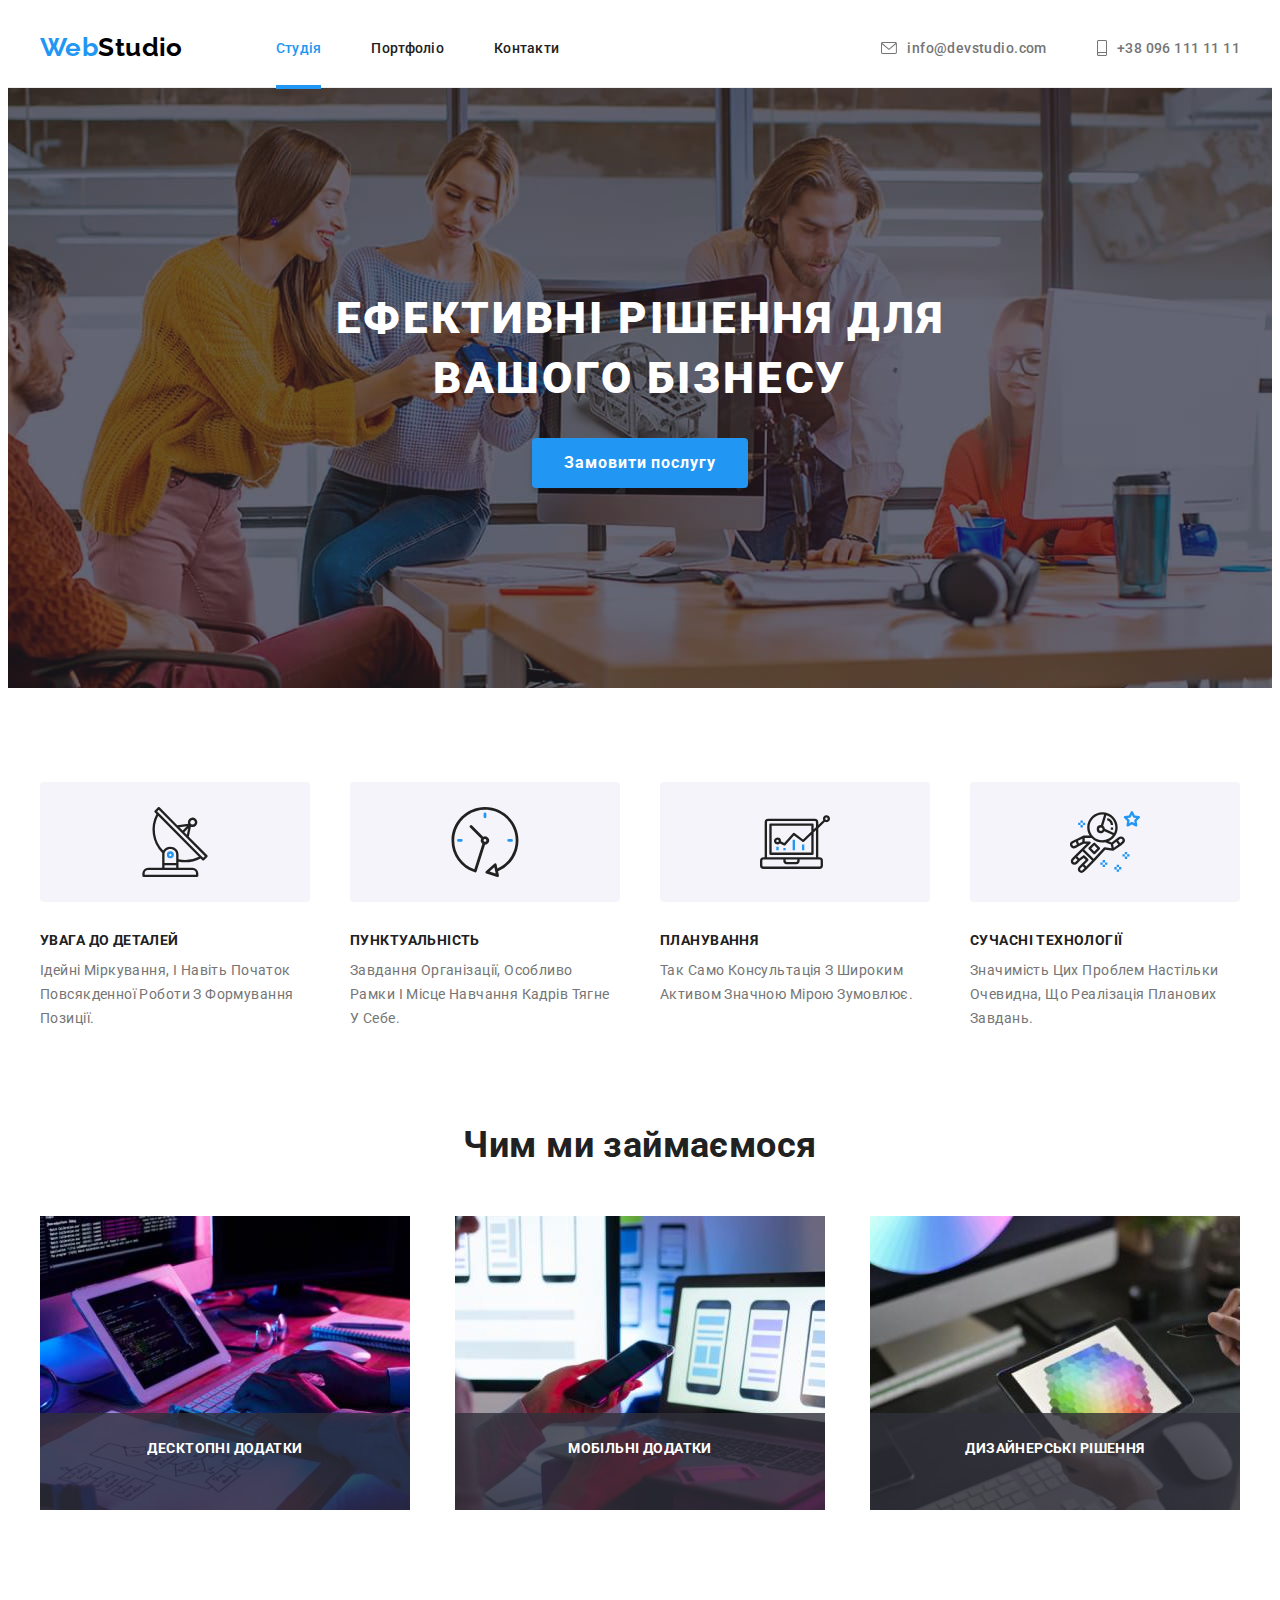
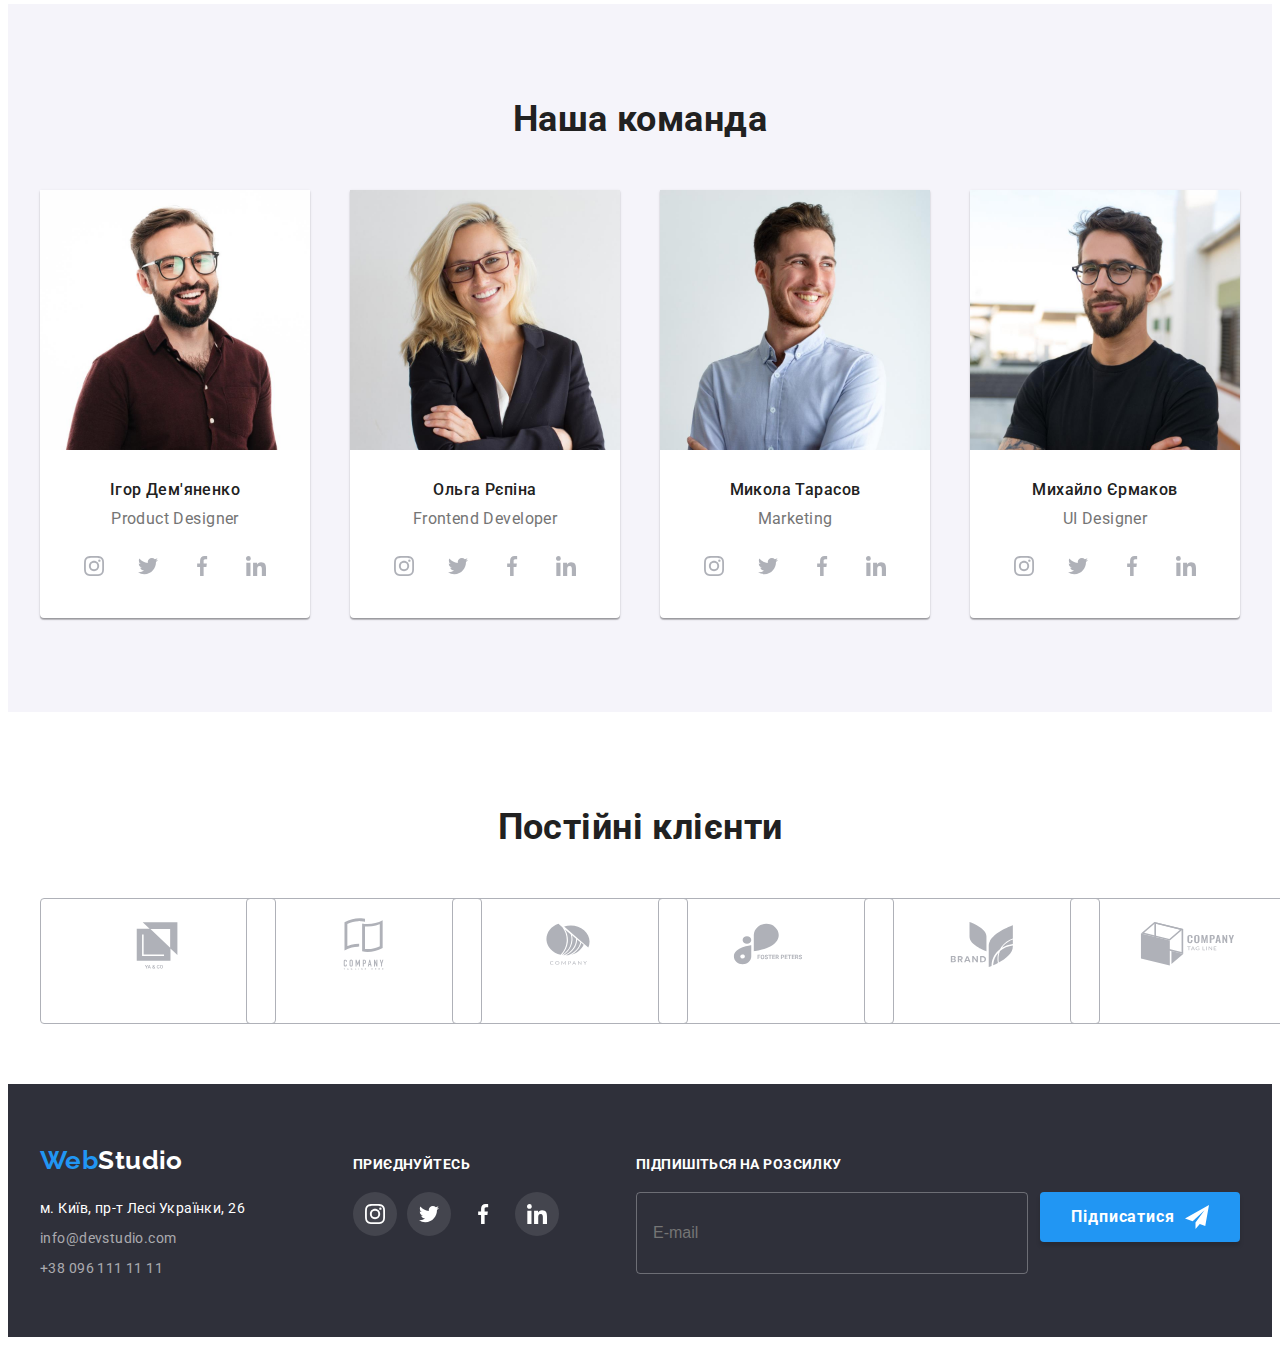
<file: index.html>
<!DOCTYPE html>
<html lang="uk">

<head>
  <meta charset="UTF-8">
  <meta http-equiv="X-UA-Compatible" content="IE=edge">
  <meta name="viewport" content="width=device-width, initial-scale=1.0">
  <meta name="description" content="Рішення для бізнесу в Інтернет">
  <title>Web Studio</title>
  <link rel="preconnect" href="https://fonts.googleapis.com">
  <link rel="preconnect" href="https://fonts.gstatic.com" crossorigin>
  <link href="https://fonts.googleapis.com/css2?family=Raleway:wght@700&family=Roboto:wght@400;500;700;900&display=swap"
    rel="stylesheet">
  <link rel="stylesheet" href="https://cdnjs.cloudflare.com/ajax/libs/modern-normalize/1.1.0/modern-normalize.min.css"
    integrity="sha512-wpPYUAdjBVSE4KJnH1VR1HeZfpl1ub8YT/NKx4PuQ5NmX2tKuGu6U/JRp5y+Y8XG2tV+wKQpNHVUX03MfMFn9Q=="
    crossorigin="anonymous" referrerpolicy="no-referrer">
  <link rel="stylesheet" href="./css/styles.css">
</head>

<body>
  <header class="hdr">
    <div class="container hdr-container">
      <a class="logo-link logo-in-header" href="/"><span class="logo-accent">Web</span>Studio</a>
      <nav class="nav">
        <ul class="hdr-list nav-list">
          <li><a class="nav-list-link current" href="./index.html">Студія</a></li>
          <li><a class="nav-list-link active-link" href="./portfolio.html">Портфоліо</a></li>
          <li><a class="nav-list-link active-link" href="#">Контакти</a></li>
        </ul>
      </nav>

      <ul class="hdr-list">
        <li><a class="contact-list-link active-link" href="mailto:info@devstudio.com">
            <svg width="16" height="12">
              <use href="./images/icons.svg#icon-envelope"></use>
            </svg>info@devstudio.com</a></li>
        <li><a class="contact-list-link active-link" href="tel:+380961111111">
            <svg width="10" height="16">
              <use href="./images/icons.svg#icon-smartphone"></use>
            </svg>
            +38 096 111 11 11</a></li>
      </ul>
    </div>
  </header>

  <main>
    <!-- hero section -->
    <section class="hero">
      <div class="container">
        <h1 class="hero-hdr">Ефективні рішення для<br> вашого бізнесу</h1>
        <button type="button" class="hero-btn" data-modal-open>
          Замовити послугу</button>
      </div>
    </section>

    <!-- Особливості - profile section -->
    <section class="section">
      <div class="container">
        <h2 class="visually-hidden">Особливості</h2>
        <ul class="section-list">
          <li class="attention profile-item">
            <h3 class="profile-title">УВАГА ДО ДЕТАЛЕЙ</h3>
            <p class="profile-description">
              Ідейні міркування, і навіть початок повсякденної роботи з
              формування позиції.
            </p>
          </li>
          <li class="punctuality profile-item">
            <h3 class="profile-title">ПУНКТУАЛЬНІСТЬ</h3>
            <p class="profile-description">
              Завдання організації, особливо рамки і місце навчання кадрів тягне
              у себе.
            </p>
          </li>
          <li class="planning profile-item">
            <h3 class="profile-title">ПЛАНУВАННЯ</h3>
            <p class="profile-description">
              Так само консультація з широким активом значною мірою зумовлює.
            </p>
          </li>
          <li class="technology profile-item">
            <h3 class="profile-title">СУЧАСНІ ТЕХНОЛОГІЇ</h3>
            <p class="profile-description">
              Значимість цих проблем настільки очевидна, що реалізація планових
              завдань.
            </p>
          </li>
        </ul>
      </div>
    </section>

    <!-- Чим ми займаємося - competence section -->
    <section class="competence">
      <div class="container">
        <h2 class="section-h2">Чим ми займаємося</h2>
        <ul class="section-list">
          <li class="competence-list-item">
            <!-- <div class="competence-img-wrap"> -->
            <img src="./images/act1.jpg" alt="Розробка десктопного додатку" width="370">
            <h3 class="competence-title">Десктопні додатки</h3>
            <!-- </div> -->
          </li>
          <li class="competence-list-item">
            <!-- <div class="competence-img-wrap"> -->
            <img src="./images/act2.jpg" alt="Тестування мобільного додатку" width="370">
            <h3 class="competence-title">Мобільні додатки</h3>
          </li>
          <!-- </div> -->
          <li class="competence-list-item">
            <!-- <div class="competence-img-wrap"> -->
            <img src="./images/act3.jpg" alt="Розробка дизайну" width="370">
            <h3 class="competence-title">Дизайнерські рішення</h3>
            <!-- </div> -->
          </li>
        </ul>
      </div>
    </section>

    <!-- Наша команда - team section -->
    <section class="section bg-color-secondary ">
      <div class="container">
        <h2 class="section-h2">Наша команда</h2>
        <ul class="section-list">
          <li class="team-card">
            <img src="./images/tmember1.jpg" alt="член команди 1" width="270">
            <p class="team-card-name">Ігор Дем'яненко</p>
            <p lang="en" class="team-card-description">Product Designer</p>
            <ul class="soc-list team-list">
              <li class="soc-item">
                <a class="soc-link" href="#">
                  <svg class="soc-icon" width="20" height="20">
                    <use href="./images/icons.svg#icon-instagram"></use>
                  </svg>
                </a>
              </li>
              <li class="soc-item">
                <a class="soc-link" href="#"><svg class="soc-icon" width="20" height="20">
                    <use href="./images/icons.svg#icon-twitter"></use>
                  </svg></a>
              </li>
              <li class="soc-item">
                <a class="soc-link" href="#"><svg class="soc-icon" width="20" height="20">
                    <use href="./images/icons.svg#icon-facebook"></use>
                  </svg></a>
              </li>
              <li class="soc-item">
                <a class="soc-link" href="#"><svg class="soc-icon" width="20" height="20">
                    <use href="./images/icons.svg#icon-linkedin"></use>
                  </svg></a>
              </li>
            </ul>
          </li>
          <li class="team-card">
            <img src="./images/tmember2.jpg" alt="член команди 2" width="270">
            <p class="team-card-name">Ольга Рєпіна</p>
            <p lang="en" class="team-card-description">Frontend Developer</p>
            <ul class="soc-list team-list">
              <li class="soc-item">
                <a class="soc-link" href="#">
                  <svg class="soc-icon" width="20" height="20">
                    <use href="./images/icons.svg#icon-instagram"></use>
                  </svg>
                </a>
              </li>
              <li class="soc-item">
                <a class="soc-link" href="#"><svg class="soc-icon" width="20" height="20">
                    <use href="./images/icons.svg#icon-twitter"></use>
                  </svg></a>
              </li>
              <li class="soc-item">
                <a class="soc-link" href="#"><svg class="soc-icon" width="20" height="20">
                    <use href="./images/icons.svg#icon-facebook"></use>
                  </svg></a>
              </li>
              <li class="soc-item">
                <a class="soc-link" href="#"><svg class="soc-icon" width="20" height="20">
                    <use href="./images/icons.svg#icon-linkedin"></use>
                  </svg></a>
              </li>
            </ul>
          </li>
          <li class="team-card">
            <img src="./images/tmember3.jpg" alt="член команди 3" width="270">
            <p class="team-card-name">Микола Тарасов</p>
            <p lang="en" class="team-card-description">Marketing</p>
            <ul class="soc-list team-list">
              <li class="soc-item">
                <a class="soc-link" href="#">
                  <svg class="soc-icon" width="20" height="20">
                    <use href="./images/icons.svg#icon-instagram"></use>
                  </svg>
                </a>
              </li>
              <li class="soc-item">
                <a class="soc-link" href="#"><svg class="soc-icon" width="20" height="20">
                    <use href="./images/icons.svg#icon-twitter"></use>
                  </svg></a>
              </li>
              <li class="soc-item">
                <a class="soc-link" href="#"><svg class="soc-icon" width="20" height="20">
                    <use href="./images/icons.svg#icon-facebook"></use>
                  </svg></a>
              </li>
              <li class="soc-item">
                <a class="soc-link" href="#"><svg class="soc-icon" width="20" height="20">
                    <use href="./images/icons.svg#icon-linkedin"></use>
                  </svg></a>
              </li>
            </ul>
          </li>
          <li class="team-card">
            <img src="./images/tmember4.jpg" alt="член команди 4" width="270">
            <p class="team-card-name">Михайло Єрмаков</p>
            <p lang="en" class="team-card-description">UI Designer</p>
            <ul class="soc-list team-list">
              <li class="soc-item">
                <a class="soc-link" href="#">
                  <svg class="soc-icon" width="20" height="20">
                    <use href="./images/icons.svg#icon-instagram"></use>
                  </svg>
                </a>
              </li>
              <li class="soc-item">
                <a class="soc-link" href="#"><svg class="soc-icon" width="20" height="20">
                    <use href="./images/icons.svg#icon-twitter"></use>
                  </svg></a>
              </li>
              <li class="soc-item">
                <a class="soc-link" href="#"><svg class="soc-icon" width="20" height="20">
                    <use href="./images/icons.svg#icon-facebook"></use>
                  </svg></a>
              </li>
              <li class="soc-item">
                <a class="soc-link" href="#"><svg class="soc-icon" width="20" height="20">
                    <use href="./images/icons.svg#icon-linkedin"></use>
                  </svg></a>
              </li>
            </ul>
          </li>
        </ul>
      </div>
    </section>

    <!-- Постійні клієнти - client section -->
    <section class="section">
      <div class="container">
        <h2 class="section-h2">Постійні клієнти</h2>
        <ul class="section-list">
          <li class="clients-item">
            <a class="client-link" href="#"><svg class="clients-icon">
                <use href="./images/icons.svg#icon-logo-1"></use>
              </svg></a>
          </li>
          <li class="clients-item"><a class="client-link" href="#"><svg class="clients-icon">
                <use href="./images/icons.svg#icon-logo-2"></use>
              </svg></a></li>
          <li class="clients-item"><a class="client-link" href="#"><svg class="clients-icon">
                <use href="./images/icons.svg#icon-logo-3"></use>
              </svg></a></li>
          <li class="clients-item"><a class="client-link" href="#"><svg class="clients-icon">
                <use href="./images/icons.svg#icon-logo-4"></use>
              </svg></a></li>
          <li class="clients-item"><a class="client-link" href="#"><svg class="clients-icon">
                <use href="./images/icons.svg#icon-logo-5"></use>
              </svg></a></li>
          <li class="clients-item"><a class="client-link" href="#"><svg class="clients-icon">
                <use href="./images/icons.svg#icon-logo-6"></use>
              </svg></a></li>
        </ul>
      </div>
    </section>
  </main>

  <!-- footer -->
  <footer class="page-footer">
    <div class="container ftr-container">
      <div>
        <a href="/" class="logo-link in-footer"><span class="logo-accent">Web</span>Studio</a>
        <address class="addr">
          <ul class="addr-list">
            <li class="addr-list-item">
              <a class="on-map-color active-link"
                href="https://www.google.com/maps/place/Lesi+Ukrainky+Blvd,+26,+Kyiv,+Ukraine,+02000/@50.4265807,30.5383858,17z/data=!3m1!4b1!4m5!3m4!1s0x40d4cf0e033ecbe9:0x57a4dffefec77da0!8m2!3d50.4265807!4d30.5383858"
                target="_blank" rel="noopener noreferrer">м. Київ, пр-т Лесі Українки, 26
              </a>
            </li>
            <li class="addr-list-item">
              <a class="remote-color active-link" href="mailto:info@devstudio.com">info@devstudio.com</a>
            </li>
            <li class="addr-list-item">
              <a class="remote-color active-link" href="tel:+380961111111">+38 096 111 11 11</a>
            </li>
          </ul>
        </address>
      </div>

      <div class="ftr-wrap">
        <h3 class="ftr-hdr">приєднуйтесь</h3>
        <ul class="soc-list">
          <li class="soc-item"><a class="soc-link ftr-soc-link" href="#">
              <svg class="ftr-soc-icon" width="20" height="20">
                <use href="./images/icons.svg#icon-instagram"></use>
              </svg>
            </a>
          </li>
          <li class="soc-item">
            <a class="soc-link ftr-soc-link" href="#"><svg class="ftr-soc-icon" width="20" height="20">
                <use href="./images/icons.svg#icon-twitter"></use>
              </svg></a>
          </li>
          <li class="soc-item">
            <a class="soc-link soc-link" href="#"><svg class="ftr-soc-icon" width="20" height="20">
                <use href="./images/icons.svg#icon-facebook"></use>
              </svg></a>
          </li>
          <li class="soc-item">
            <a class="soc-link ftr-soc-link" href="#"><svg class="ftr-soc-icon" width="20" height="20">
                <use href="./images/icons.svg#icon-linkedin"></use>
              </svg></a>
          </li>
        </ul>
      </div>

      <!-- HW6 email input form added to footer -->
      <div class="ftr-wrap">
        <h3 class="ftr-hdr">Підпишіться на розсилку</h3>
        <form>
          <div class="subscription">
            <input type="email" name="email" placeholder="E-mail" aria-label="Електронна пошта" required
              class="email-input" />
            <button type="submit" class="btn-submit">Підписатися
              <svg width="24" height="24">
                <use href="./images/icons.svg#icon-send"></use>
              </svg>
            </button>
          </div>
        </form>
      </div>
    </div>
  </footer>

  <!-- Розмітка  напівпрозорого «бекдропа»  модального вікна. -->
  <!-- Модальне вікно з формою заявки відкривається по натисканню на "Замовити послугу".
      Для цього необхідно додати до розмітки спеціальні атрибути:
      data-modal-open - на кнопку відкриття модального вікна.
      data-modal-close - на кнопку закриття модального вікна.
      data-modal - на бекдроп модального вікна. -->

  <div class="backdrop is-hidden" data-modal>
    <div class="modal">
      <p class="modal-title">Залиште свої дані, ми вам передзвонимо</p>

      <!-- HW6 contact request form -->
      <form name="contact-request-form">
        <label for="requestor-name" class="input-label">Ім'я</label>
        <div class="input-field">
          <input type="text" name="name" id="requestor-name"
          class="bordered" required>
          <svg width="18" height="18">
            <use href="./images/icons.svg#icon-person"></use>
          </svg>
        </div>

        <label for="requestor-tel" class="input-label">Телефон</label>
        <div class="input-field">
          <input type="tel" name="tel" id="requestor-tel"
          class="bordered" required>
          <svg width="18" height="18">
            <use href="./images/icons.svg#icon-phone"></use>
          </svg>
        </div>

        <label for="requestor-email" class="input-label">Пошта</label>
        <div class="input-field">
          <input type="email" name="email" id="requestor-email"
          class="bordered">
          <svg width="18" height="18">
            <use href="./images/icons.svg#icon-email"></use>
          </svg>
        </div>

        <label for="requestor-comment" class="input-label">Коментар</label>
        <textarea name="comment" id="requestor-comment"
            placeholder="Введіть текст" class="comment bordered"></textarea>


        <!-- <div> -->
          <input type="checkbox" name="consent" id="requestor-consent"
          class="consent-input" required>

          <label for="requestor-consent" class="consent-text">
            <span>
              <svg width="16" height="15">
                <use href="./images/icons.svg#icon-tick"></use>
              </svg>
            </span>
            Погоджуюся з розсилкою
            та приймаю <a href="#" class="consent-link">Умови договору</a>
          </label>


        <button type="submit" class="btn-submit">Відправити</button>

        <!-- HW5 кнопка закриття модального вікна -->
        <button type="button" class="btn-close" data-modal-close>
          <svg width="18" height="18">
            <use href="./images/icons.svg#icon-close"></use>
          </svg>
        </button>
      </form>
    </div>
  </div>

  <!-- Перед закриваючим тегом body доданий тег script з посиланням на
    файл скрипта для модально вікна-->
  <script src="./js/modal.js"></script>
  <!-- <script src="./js/modal.js"></script> -->
</body>

</html>
</file>
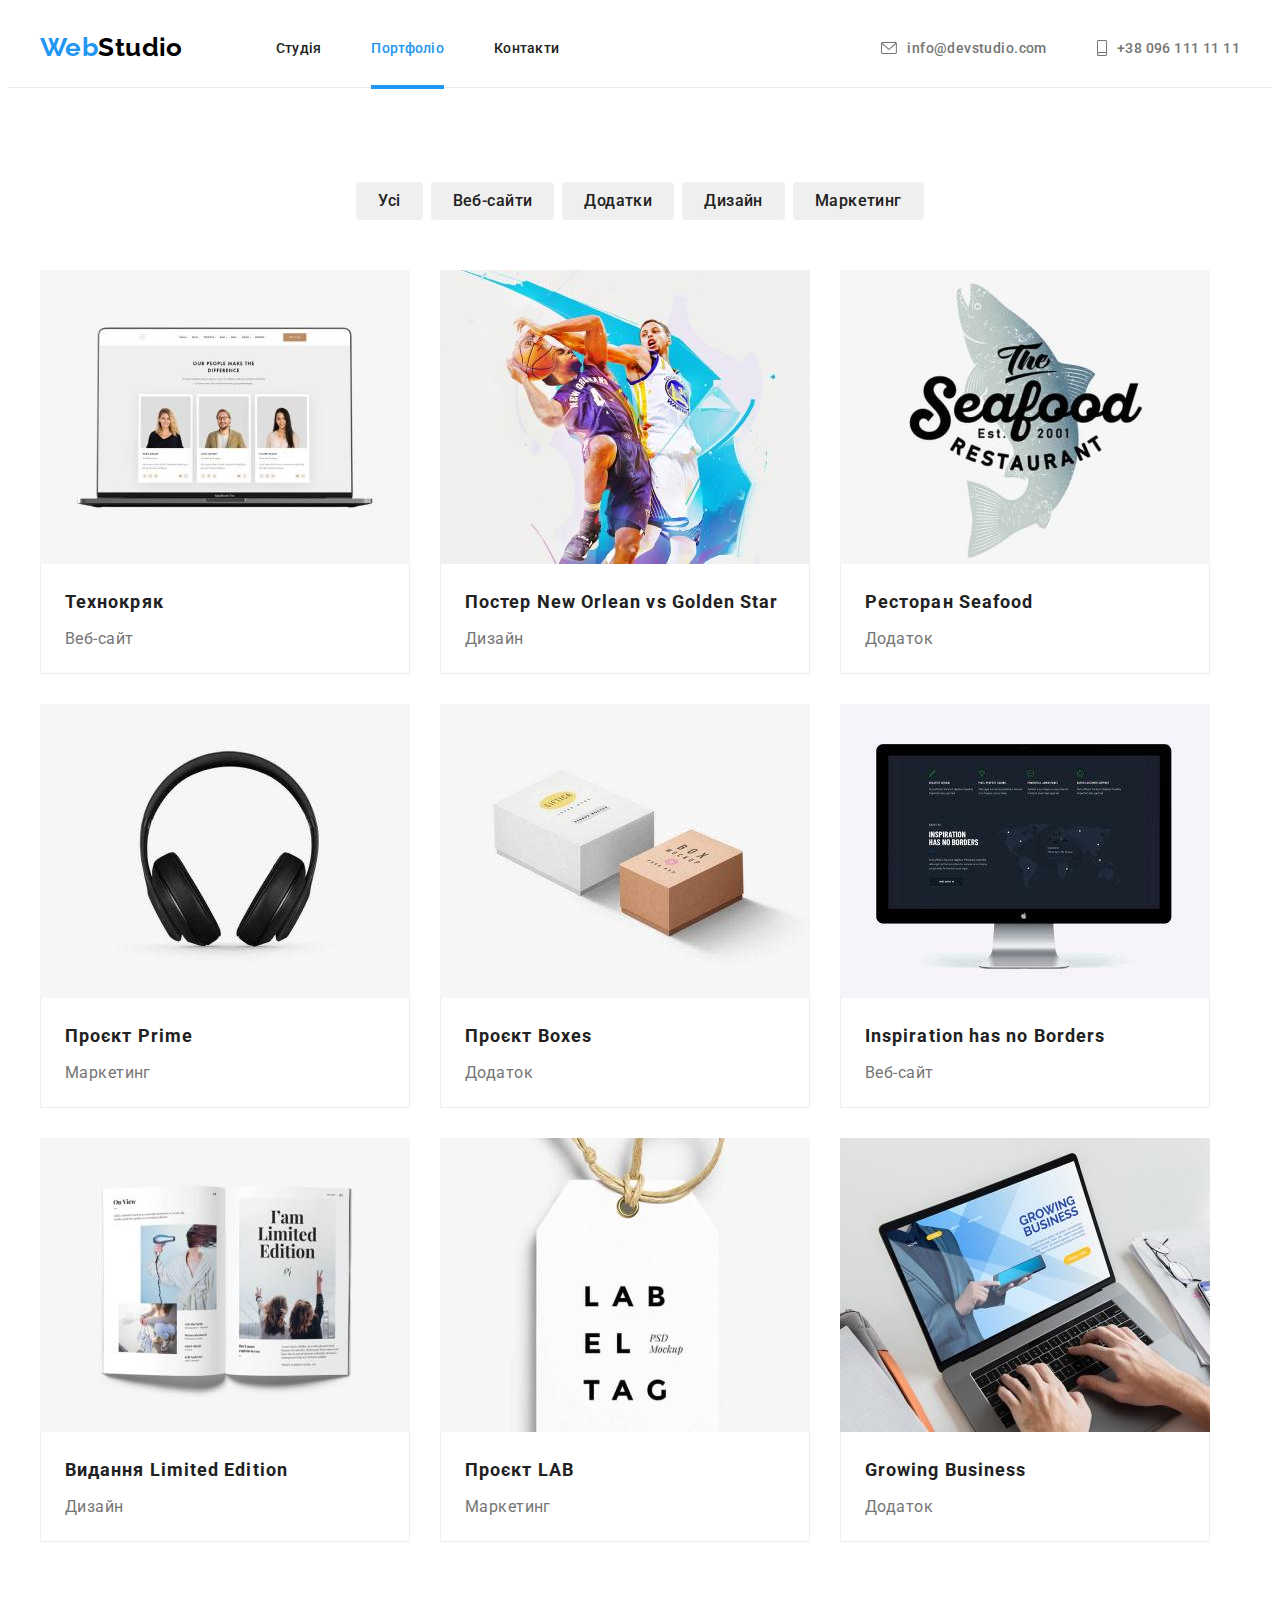
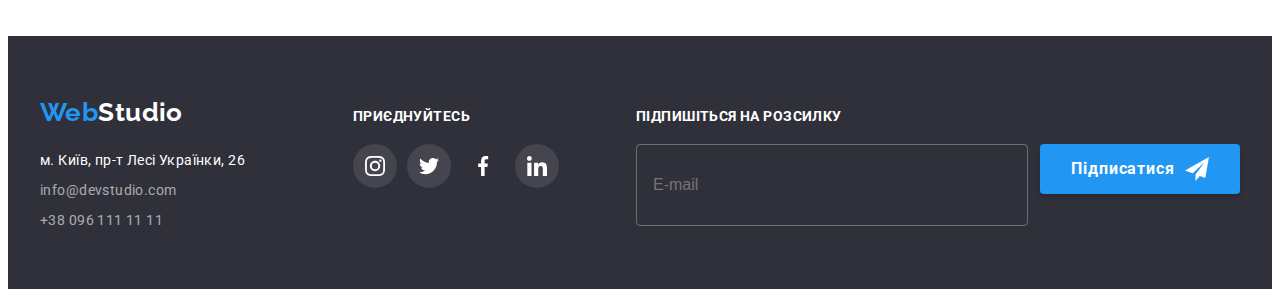
<file: portfolio.html>
<!DOCTYPE html>
<html lang="uk">

<head>
  <meta charset="UTF-8">
  <meta http-equiv="X-UA-Compatible" content="IE=edge">
  <meta name="viewport" content="width=device-width, initial-scale=1.0">
  <meta name="description" content="Рішення для бізнесу в Інтернет">
  <title>Web Studio: Portfolio</title>
  <link rel="preconnect" href="https://fonts.googleapis.com">
  <link rel="preconnect" href="https://fonts.gstatic.com" crossorigin>
  <link href="https://fonts.googleapis.com/css2?family=Raleway:wght@700&family=Roboto:wght@400;500;700;900&display=swap"
    rel="stylesheet">
  <link rel="stylesheet" href="https://cdnjs.cloudflare.com/ajax/libs/modern-normalize/1.1.0/modern-normalize.min.css"
    integrity="sha512-wpPYUAdjBVSE4KJnH1VR1HeZfpl1ub8YT/NKx4PuQ5NmX2tKuGu6U/JRp5y+Y8XG2tV+wKQpNHVUX03MfMFn9Q=="
    crossorigin="anonymous" referrerpolicy="no-referrer">
  <link rel="stylesheet" href="./css/styles.css">
</head>

<body>
  <header class="hdr">
    <div class="container hdr-container">
      <a class="logo-link logo-in-header" href="/"><span class="logo-accent">Web</span>Studio</a>
      <nav class="nav">
        <ul class="hdr-list nav-list">
          <li><a class="nav-list-link active-link" href="./index.html">Студія</a></li>
          <li><a class="nav-list-link current" href="./portfolio.html">Портфоліо</a></li>
          <li><a class="nav-list-link active-link" href="#">Контакти</a></li>
        </ul>
      </nav>

      <ul class="hdr-list">
        <li><a class="contact-list-link active-link" href="mailto:info@devstudio.com">
            <svg width="16" height="12">
              <use href="./images/icons.svg#icon-envelope"></use>
            </svg>info@devstudio.com</a></li>
        <li><a class="contact-list-link active-link" href="tel:+380961111111">
            <svg width="10" height="16">
              <use href="./images/icons.svg#icon-smartphone"></use>
            </svg>
            +38 096 111 11 11</a></li>
      </ul>
    </div>
  </header>

  <main>
    <section class="projects">
      <div class="container">
        <h1 class="visually-hidden">Portfolio</h1>
        <ul class="filters ">
          <li class="filters-item"><button type="button" class="filter-btn">Усі</button></li>
          <li class="filters-item"><button type="button" class="filter-btn">Веб-сайти</button></li>
          <li class="filters-item"><button type="button" class="filter-btn">Додатки</button></li>
          <li class="filters-item"><button type="button" class="filter-btn">Дизайн</button></li>
          <li class="filters-item"><button type="button" class="filter-btn">Маркетинг</button></li>
        </ul>

        <ul class="project-list ">
          <li class="project-list-item">
            <!-- <a href="#"> -->
            <div class="project-card">
              <div class="project-image-wrap">
                <img src="./images/project1.jpg" alt="Приклад сторінки сайту" width="370" height="294">
                <div class="overlay">Ресурс пропонує комплексні пропозиції з різним рівнем функціоналу та сервісів. Все
                  це дозволить відвідувачу отримати
                  вичерпні відомості про компанію чи приватну особу.</div>
              </div>
              <div class="project-description">
                <p class="project-title">Технокряк</p>
                <p class="project-type">Веб-сайт</p>
              </div>
            </div>
            <!-- </a> -->
          </li>
          <li class="project-list-item">
            <!-- <a href="#"> -->
            <div class="project-card">
              <div class="project-image-wrap">
                <img src="./images/project2.jpg" alt="Постер з моментом гри" width="370" height="294">
                <div class="overlay">Lorem ipsum dolor sit amet consectetur
                  adipisicing elit. Cumque, voluptatibus. Saepe obcaecati tempore cum ipsa.
                  Fugiat laboriosam deserunt consequatur aut.</div>
              </div>
              <div class="project-description">
                <p class="project-title">Постер New Orlean vs Golden Star</p>
                <p class="project-type">Дизайн</p>
              </div>
            </div>
            <!-- </a> -->
          </li>
          <li class="project-list-item">
            <!-- <a href="#"> -->
            <div class="project-card">
              <div class="project-image-wrap">
                <img src="./images/project3.jpg" alt="Іконка додатку" width="370" height="294">
                <div class="overlay">Lorem ipsum, dolor sit amet consectetur
                  adipisicing elit. Nulla beatae similique inventore.</div>
              </div>
              <div class="project-description">
                <p class="project-title">Ресторан Seafood</p>
                <p class="project-type">Додаток</p>
              </div>
            </div>
            <!-- </a> -->
          </li>
          <li class="project-list-item">
            <!-- <a href="#"> -->
            <div class="project-card">
              <div class="project-image-wrap">
                <img src="./images/project4.jpg" alt="Гарнітура" width="370" height="294">
                <div class="overlay">Ресурс пропонує комплексні пропозиції з різним рівнем функціоналу та сервісів. Все
                  це дозволить відвідувачу отримати
                  вичерпні відомості про компанію чи приватну особу.</div>
              </div>
              <div class="project-description">
                <p class="project-title">Проєкт Prime</p>
                <p class="project-type">Маркетинг</p>
              </div>
            </div>
            <!-- </a> -->
          </li>
          <li class="project-list-item">
            <!-- <a href="#"> -->
            <div class="project-card">
              <div class="project-image-wrap">
                <img src="./images/project5.jpg" alt="Дві коробки" width="370" height="294">
                <div class="overlay">Ресурс пропонує комплексні пропозиції з різним рівнем функціоналу та сервісів. Все
                  це дозволить відвідувачу отримати
                  вичерпні відомості про компанію чи приватну особу.</div>
              </div>
              <div class="project-description">
                <p class="project-title">Проєкт Boxes</p>
                <p class="project-type">Додаток</p>
              </div>
            </div>
            <!-- </a> -->
          </li>
          <li class="project-list-item">
            <!-- <a href="#"> -->
            <div class="project-card">
              <div class="project-image-wrap">
                <img src="./images/project6.jpg" alt="Сторінка сайту на дисплеї" width="370" height="294">
                <div class="overlay">Ресурс пропонує комплексні пропозиції з різним рівнем функціоналу та сервісів. Все
                  це дозволить відвідувачу отримати
                  вичерпні відомості про компанію чи приватну особу.</div>
              </div>
              <div class="project-description">
                <p class="project-title">Inspiration has no Borders</p>
                <p class="project-type">Веб-сайт</p>
              </div>
            </div>
            <!-- </a> -->
          </li>
          <li class="project-list-item">
            <!-- <a href="#"> -->
            <div class="project-card">
              <div class="project-image-wrap">
                <img src="./images/project7.jpg" alt="Розкритий буклет" width="370" height="294">
                <div class="overlay">Ресурс пропонує комплексні пропозиції з різним рівнем функціоналу та сервісів. Все
                  це дозволить відвідувачу отримати
                  вичерпні відомості про компанію чи приватну особу.</div>
              </div>
              <div class="project-description">
                <p class="project-title">Видання Limited Edition</p>
                <p class="project-type">Дизайн</p>
              </div>
            </div>
            <!-- </a> -->
          </li>
          <li class="project-list-item">
            <!-- <a href="#"> -->
            <div class="project-card">
              <div class="project-image-wrap">
                <img src="./images/project8.jpg" alt="Ярлик" width="370" height="294">
                <div class="overlay">Ресурс пропонує комплексні пропозиції з різним рівнем функціоналу та сервісів. Все
                  це дозволить відвідувачу отримати
                  вичерпні відомості про компанію чи приватну особу.</div>
              </div>
              <div class="project-description">
                <p class="project-title">Проєкт LAB</p>
                <p class="project-type">Маркетинг</p>
              </div>
            </div>
            <!-- </a> -->
          </li>
          <li class="project-list-item">
            <!-- <a href="#"> -->
            <div class="project-card">
              <div class="project-image-wrap">
                <img src="./images/project9.jpg" alt="Сторінка додатку відкрита на лептопі" width="370" height="294">
                <div class="overlay">Ресурс пропонує комплексні пропозиції з різним рівнем функціоналу та сервісів. Все
                  це дозволить відвідувачу отримати
                  вичерпні відомості про компанію чи приватну особу.</div>
              </div>
              <div class="project-description">
                <p class="project-title">Growing Business</p>
                <p class="project-type">Додаток</p>
              </div>
            </div>
            <!-- </a> -->
          </li>
        </ul>
      </div>
    </section>
  </main>

  <!-- footer -->
  <footer class="page-footer">
    <div class="container ftr-container">
      <div>
        <a href="/" class="logo-link in-footer"><span class="logo-accent">Web</span>Studio</a>
        <address class="addr">
          <ul class="addr-list">
            <li class="addr-list-item">
              <a class="on-map-color active-link"
                href="https://www.google.com/maps/place/Lesi+Ukrainky+Blvd,+26,+Kyiv,+Ukraine,+02000/@50.4265807,30.5383858,17z/data=!3m1!4b1!4m5!3m4!1s0x40d4cf0e033ecbe9:0x57a4dffefec77da0!8m2!3d50.4265807!4d30.5383858"
                target="_blank" rel="noopener noreferrer">м. Київ, пр-т Лесі Українки, 26
              </a>
            </li>
            <li class="addr-list-item">
              <a class="remote-color active-link" href="mailto:info@devstudio.com">info@devstudio.com</a>
            </li>
            <li class="addr-list-item">
              <a class="remote-color active-link" href="tel:+380961111111">+38 096 111 11 11</a>
            </li>
          </ul>
        </address>
      </div>

      <div class="ftr-wrap">
        <h3 class="ftr-hdr">приєднуйтесь</h3>
        <ul class="soc-list">
          <li class="soc-item"><a class="soc-link ftr-soc-link" href="#">
              <svg class="ftr-soc-icon" width="20" height="20">
                <use href="./images/icons.svg#icon-instagram"></use>
              </svg>
            </a>
          </li>
          <li class="soc-item">
            <a class="soc-link ftr-soc-link" href="#"><svg class="ftr-soc-icon" width="20" height="20">
                <use href="./images/icons.svg#icon-twitter"></use>
              </svg></a>
          </li>
          <li class="soc-item">
            <a class="soc-link soc-link" href="#"><svg class="ftr-soc-icon" width="20" height="20">
                <use href="./images/icons.svg#icon-facebook"></use>
              </svg></a>
          </li>
          <li class="soc-item">
            <a class="soc-link ftr-soc-link" href="#"><svg class="ftr-soc-icon" width="20" height="20">
                <use href="./images/icons.svg#icon-linkedin"></use>
              </svg></a>
          </li>
        </ul>
      </div>

      <!-- HW6 email input form added to footer -->
      <div class="ftr-wrap">
        <h3 class="ftr-hdr">Підпишіться на розсилку</h3>
        <form>
          <div class="subscription">
            <input type="email" name="email" placeholder="E-mail" aria-label="Електронна пошта" required
              class="email-input" />
            <button type="submit" class="btn-submit">Підписатися
              <svg width="24" height="24">
                <use href="./images/icons.svg#icon-send"></use>
              </svg>
            </button>
          </div>
        </form>
      </div>
    </div>
  </footer>
</body>

</html>
</file>
<file: css/styles.css>
:root {
  --color-primary: #757575;
  --color-secondary: #212121;
  --color-accent: #2196f3;
  --color-white: #ffffff;
  --color-black: #000000;
  --color-footer-grey: rgba(255, 255, 255, 0.6);
  --color-background: #f5f5f5;
  --color-background-secondary: #f5f4fa; /*btns */
  --color-background-black: #2f303a;
  --color-border: #eeeeee;
  --color-fill-inactive: #afb1b8;
  --border-input-field: 1px solid rgba(33, 33, 33, 0.2);
  --border-input-ftr: 1px solid #ffffff4d;
  --shadow-static-triple: 0px 2px 1px 0px #00000033, 0px 1px 1px 0px #00000024,
    0px 1px 3px 0px #0000001f;
  --project-card-shadow: 1px 4px 6px 0px #00000029, 0px 4px 4px 0px #0000000f,
    0px 1px 1px 0px #0000001f;
  --shadow-btn-triple: 0px 2px 2px 0px #0000001f, 0px 1px 2px 0px #00000014,
    0px 3px 1px 0px #0000001a;
  --btn-shadow: 0px 4px 4px 0px #00000026;
  --btn-shadow-test: 0px 40px 4px 0px #ff000026;

  /* net values */
  --net-row-num: 3;
  --net-space: 30px;

  /* animation */
  --anim-timing: 250ms cubic-bezier(0.4, 0, 0.2, 1) 0ms;
  --anim-timing-test: 2050ms cubic-bezier(0.4, 0, 0.2, 1) 1000ms;
}

/* ============================== TAG SELECTORS ============================= */

h1,
h2,
h3,
h4,
h5,
h6,
p {
  margin: 0;
}

img {
  display: block;
  max-width: 100%;
  height: auto;
}

ul {
  list-style: none;
  margin: 0;
  padding: 0;
}

a {
  text-decoration: none;
}

button {
  font-family: inherit;
  border-radius: 4px;
  cursor: pointer;
  display: block;
  margin: 0 auto;
}

body {
  background-color: var(--color-white);
  color: var(--color-primary);
  font-family: Roboto, sans-serif;
  font-size: 14px;
  line-height: calc(24 / 14);
  letter-spacing: 0.03em;
}

/* ============================== AUXILARY CLASSES ========================== */

.visually-hidden {
  position: absolute;
  width: 1px;
  height: 1px;
  margin: -1px;
  border: 0;
  padding: 0;
  white-space: nowrap;
  clip-path: inset(100%);
  clip: rect(0 0 0 0);
  overflow: hidden;
}
/* «C1» Для всіх ефектів ховер і фокуса (колір, фон, тінь) зроблені переходи. Час - 250ms,
функція розподілу часу - cubic-bezier(0.4, 0, 0.2, 1). */
/* «C2» У переходах та анімаціях явно зазначені анімовані властивості. Ніде немає значення all. */
.active-link:hover,
.active-link:focus {
  color: var(--color-accent);
  fill: var(--color-accent);
}

.container {
  width: 1200px;
  padding-left: 15px;
  padding-right: 15px;
  margin: 0 auto;
  /* outline: 2px solid red; */
}

.bg-color-secondary {
  background-color: var(--color-background-secondary);
}

.section {
  padding: 94px 0;
}

.section-h2 {
  color: var(--color-secondary);
  font-size: 36px;
  line-height: calc(42 / 36);
  text-align: center;
  margin-bottom: 50px;
}

.section-list {
  display: flex;
  align-items: flex-start;
  justify-content: space-between;
  gap: 30px;
}

/* ============================== HEADER ============================== */

.hdr {
  border-bottom: 1px solid #ececec;
}

/* header height = 80px based on link height = 80px, no paddings*/
.hdr-container {
  display: flex;
  align-items: center;
}

.logo-link {
  font-family: Raleway;
  font-size: 26px;
  font-weight: 700;
  line-height: calc(31 / 26);
  display: inline-block;
  margin-right: 93px;
}

.logo-link.logo-in-header {
  color: var(--color-black);
  padding: 24px 0;
}

.logo-accent {
  color: var(--color-accent);
}

.nav {
  margin-right: auto;
}

/* line height increased to extende link active zone */
.hdr-list {
  display: flex;
  font-weight: 500;
  padding: auto 0;
  line-height: 3;
}

.hdr-list > li:not(:last-child) {
  margin-right: 50px;
}

.nav-list {
  letter-spacing: 0.02em;
}

.nav-list-link {
  display: inline-block;
  color: var(--color-secondary);
  text-align: center;
  transition: color var(--anim-timing);
}

/* В навігації, за допомогою ::after, зроблено підкреслення посилання
поточної сторінки */
.nav-list-link.current {
  position: relative;
  color: var(--color-accent);
}

/* UNDERLINED UNDER HOVER */
/* .nav-list-link.current:hover.nav-list-link.current::after {
  content: "";
  height: 4px;
  width: 100%;
  background-color: var(--color-accent);
  display: block;
  position: absolute;
  bottom: -20px;
} */

/*  ALWAYS UNDERLINED */
.nav-list-link.current::after {
  content: "";
  height: 4px;
  width: 100%;
  background-color: var(--color-accent);
  display: block;
  position: absolute;
  bottom: -20px;
}

.contact-list-link {
  color: var(--color-primary);
  display: flex;
  gap: 10px;
  align-items: center;
  fill: var(--color-primary);
  transition: color var(--anim-timing), fill var(--anim-timing);
}

/* ============================== FOOTER ============================== */

.ftr-container {
  display: flex;
  align-items: baseline;
  justify-content: space-between;
}

.page-footer {
  padding-top: 60px;
  padding-bottom: 60px;
  background-color: var(--color-background-black);
}

.logo-link.in-footer {
  color: var(--color-white);
  margin-bottom: 20px;
}

.addr {
  color: var(--color-white);
  font-style: inherit;
}

.addr-list {
  padding: 0px;
}

.on-map-color {
  color: var(--color-white);
}

.remote-color {
  color: var(--color-footer-grey);
}

.addr-list-item {
  max-height: 21px;
  margin-bottom: 9px;
}

.addr-list-item:last-child {
  margin-bottom: 0;
}

.ftr-wrap {
  padding-top: 12px;
}

.ftr-hdr {
  margin-bottom: 20px;
  color: #ffffff;
  text-transform: uppercase;
  font-size: 14px;
  line-height: calc(16.41 / 14);
}

.ftr-soc-link {
  background-color: rgba(255, 255, 255, 0.1);
}

.ftr-soc-icon {
  fill: #ffffff;
}

/* ============================== HW6 SUBSCRIBE SECTION ============================== */

.subscription {
  display: flex;
  gap: 12px;
}

.btn-submit {
  background-color: var(--color-accent);
  color: var(--color-white);
  height: 50px;
  width: 200px;
  border-radius: 4px;
  border-style: none;
  font-weight: 700;
  font-size: 16px;
  line-height: calc(30 / 16);
  letter-spacing: 0.06em;
  display: flex;
  align-items: center;
  justify-content: center;
  gap: 10px;
  box-shadow: var(--btn-shadow);
  /* transition: color var(--anim-timing-test); */
}

/* .btn-submit:hover,
.btn-submit:focus {
  / * color: var(--color-white); * /
  box-shadow: var(--btn-shadow-test);
} */

.email-input {
  height: 50px;
  width: 358px;
  padding: 15px 16px;
  background-color: transparent;
  color: var(--color-footer-grey);
  font-size: 16px;
  font-weight: 400;
  line-height: calc(20 / 16);
  border: var(--border-input-ftr);
  border-radius: 4px;

  box-shadow: none;
  transition: border-color var(--anim-timing), box-shadow var(--anim-timing);
}

.email-input:hover,
.email-input:focus {
  /* outline-color: transparent; */
  border-color: var(--color-accent);
  box-shadow: var(--btn-shadow);
  /* box-shadow: var(--btn-shadow-test); */
}

/* .email-input:focus-visible {
  outline-color: transparent;
    border-color: var(--color-accent);
} */

/* ============================== SOCIAL LINKS ============================== */

.soc-list {
  display: flex;
  gap: 10px;
}

.soc-item {
  width: 44px;
  height: 44px;
}

.soc-link {
  width: 100%;
  height: 100%;
  border-radius: 50%;
  display: flex;
  justify-content: center;
  align-items: center;
  transition: background-color var(--anim-timing);
}

.soc-icon {
  fill: var(--color-fill-inactive);
  transition: fill var(--anim-timing);
}

.soc-link:focus,
.soc-link:hover {
  background-color: var(--color-accent);
}

.soc-link:focus .soc-icon,
.soc-link:hover .soc-icon {
  fill: #fff;
}

/* ============================== HERO ============================== */

/* фон - Велике зображення з ефектом затемнення (під хедером).
не розтягується ширше свого оригінального розміру 1600рх.
Затемнення - багатошаровий фон з градієнтом  */
.hero {
  /* background-color: var(--color-background-black); */
  background-color: #c4c4c4;
  background-image: linear-gradient(
      rgba(47, 48, 58, 0.4),
      rgba(47, 48, 58, 0.4)
    ),
    url(../images/Img.jpg);
  background-repeat: no-repeat;
  background-position: center;
  background-size: cover;

  padding-top: 200px;
  padding-bottom: 200px;
  max-width: 1600px;
  margin: 0 auto;
}

.hero-hdr {
  color: var(--color-white);
  font-size: 44px;
  font-weight: 900;
  line-height: calc(60 / 44);
  letter-spacing: 0.06em;
  text-transform: uppercase;
  text-align: center;
  margin-bottom: 30px;
}

.hero-btn {
  height: 50px;
  width: 216px;
  color: var(--color-white);
  background-color: var(--color-accent);
  font-size: 16px;
  font-weight: 700;
  line-height: calc(30 / 16);
  letter-spacing: 0.06em;
  box-shadow: var(--btn-shadow);
  border-style: none;
}

/* =========================== PROFILE SECTION ========================== */

.profile-item {
  width: 270px;
}

.profile-item::before {
  display: block;
  content: "";
  height: 120px;
  width: 270px;
  margin-bottom: 30px;
  border-radius: 4px;
  background-color: var(--color-background-secondary);
  background-repeat: no-repeat;
  background-position: center;
}

.attention.profile-item::before {
  background-image: url("../images/antenna.svg");
}
.punctuality.profile-item::before {
  background-image: url("../images/clock.svg");
}
.planning.profile-item::before {
  background-image: url("../images/diagram.svg");
}

.technology.profile-item::before {
  background-image: url("../images/astronaut.svg");
}

.profile-title {
  color: var(--color-secondary);
  font-size: 14px;
  line-height: calc(16 / 14);
  text-align: left;
  text-transform: uppercase;
  margin-bottom: 10px;
}

.profile-description {
  text-transform: capitalize;
}

/* ===================== SECTION  COMPETENCE ============================== */

.competence {
  padding-bottom: 94px;
}

.competence-list-item {
  width: 370px;
  position: relative;
}

/* = В секції Чим ми займаємось текст з фоном спозиційований
поверх зображення. */
.competence-title {
  position: absolute;
  width: inherit;
  height: 70px;
  padding-top: 27px;
  bottom: 0px;
  background-color: rgba(47, 48, 58, 0.8);
  color: #ffffff;
  font-size: 14px;
  line-height: calc(16.41 / 14);
  text-align: center;
  text-transform: uppercase;
}

/* ===================== SECTION TEAM ============================== */

.team-card {
  background-color: var(--color-white);
  font-size: 16px;
  line-height: calc(19 / 16);
  text-align: center;
  padding-bottom: 30px;
  border-radius: 0px 0px 4px 4px;
  box-shadow: var(--shadow-static-triple);
}

.team-card-name {
  color: var(--color-secondary);
  font-weight: 500;
  margin-bottom: 10px;
  margin-top: 30px;
}

.team-card-description {
  margin-bottom: 16px;
}

.soc-list.team-list {
  justify-content: center;
}

/* ===================== SECTION CLIENTS ============================== */

.clients-item {
  height: 92px;
  width: 170px;
}

.client-link {
  width: 100%;
  height: 100%;
  display: flex;
  justify-content: center;
  border-radius: 4px;
  border: 1px solid var(--color-fill-inactive);
  padding: 16px 32px;
  transition: border-color var(--anim-timing);
}

.clients-icon {
  height: 60px;
  width: 106px;
  fill: var(--color-fill-inactive);
  transition: fill var(--anim-timing);
}

.client-link:focus,
.client-link:hover {
  border-color: var(--color-accent);
}

.client-link:focus .clients-icon,
.client-link:hover .clients-icon {
  fill: var(--color-accent);
}

/* ============================== PORTFOLIO PAGE ============================== */

.projects {
  padding-top: 94px;
  padding-bottom: 94px;
}

.filters {
  display: flex;
  margin-bottom: 50px;
  justify-content: center;
}

.filters-item {
  margin-left: 8px;
}

.filters-item:first-child {
  margin-left: 0;
}

.filter-btn {
  color: var(--color-secondary);
  font-weight: 500;
  font-size: 16px;
  line-height: calc(26 / 16);
  letter-spacing: inherit;
  padding: 6px 22px;
  border-style: none;
  transition: background-color var(--anim-timing), color var(--anim-timing),
    box-shadow var(--anim-timing);
}

.filter-btn:hover,
.filter-btn:focus {
  color: var(--color-white);
  background-color: var(--color-accent);
  box-shadow: var(--shadow-btn-triple);
}

.project-list {
  display: flex;
  flex-wrap: wrap;
  margin-top: calc((-1) * var(--net-space));
  margin-left: calc((-1) * var(--net-space));
}

.project-list-item {
  margin-left: var(--net-space);
  margin-top: var(--net-space);
  flex-basis: calc(
    100% / var(--net-row-num) - var(--net-space) * (var(--net-row-num - 1))
  );
}

.project-card {
  height: 404px;
  width: 370px;
  transition: box-shadow var(--anim-timing);
}

.project-card:hover {
  box-shadow: var(--project-card-shadow);
}

/* =   Синій оверлей з текстом на картках сторінки Портфоліо з'являється
при ховері в будь-якому місці картки. оверлей  виїжджає знизу */
.project-image-wrap {
  position: relative;
  overflow: hidden;
}

.overlay {
  width: 100%;
  height: 100%;
  padding: 63px 24px;
  background-color: rgba(33, 150, 243, 0.9);
  color: #ffffff;
  font-size: 18px;
  font-weight: 400;
  line-height: calc(28 / 18);
  position: absolute;
  top: 100%;
  transition: top var(--anim-timing);
}

.project-card:hover .overlay {
  top: 0px;
}

.project-description {
  margin: 0;
  padding: 20px 24px 19px;
  border-bottom: 1px solid var(--color-border);
  border-left: 1px solid var(--color-border);
  border-right: 1px solid var(--color-border);
}

.project-title {
  color: var(--color-secondary);
  font-size: 18px;
  font-weight: 700;
  line-height: 2;
  letter-spacing: 0.06em;
  margin-bottom: 4px;
}

.project-type {
  color: var(--color-primary);
  font-size: 16px;
  line-height: calc(30 / 16);
}

/* ============================== HW5 MODAL WINDOW ====================== */

/*
Спочатку модальне вікно і бекдроп приховані за допомогою класу is-hidden на бекдропі, в
селекторі якого використовуються властивості visibility, opacity і pointer-events.
*/
.is-hidden {
  visibility: hidden;
  opacity: 0;
  pointer-events: none;
}

/* оформлення напівпрозорого «бекдропа». «Бекдроп» заповнює 100% висоти і ширини в'юпорту */
.backdrop {
  position: fixed;
  top: 0;
  left: 0;
  right: 0;
  bottom: 0;
  visibility: visible;
  background-color: rgba(0, 0, 0, 0.2);
  transition: opacity var(--anim-timing);
}

/*
 Модальне вікно спозиційоване посередині бекдропа. Поява і приховування модального вікна анімовано за
допомогою переходу з довільним ефектом, наприклад scale або translate, і opacity.
*/
.modal {
  position: absolute;
  top: 50%;
  left: 50%;
  min-width: 528px;
  min-height: 581px;
  background-color: #ffffff;
  border-radius: 4px;
  box-shadow: var(--shadow-static-triple);
  transform: translate(-50%, -50%);
  transition: transform var(--anim-timing);
  padding: 40px;
}

.backdrop.is-hidden .modal {
  transform: translate(-50%, -50%) scale(0.1) rotate(-90deg);
}

/* оформлення кнопки закриття модального вікна  */
.btn-close {
  width: 30px;
  height: 30px;
  border-radius: 50%;
  border: 1px solid rgba(0, 0, 0, 0.1);
  background-color: transparent;
  position: absolute;
  right: 8px;
  top: 8px;
  display: flex;
  align-items: center;
  justify-content: center;
  fill: var(--color-secondary);
  transition: fill var(--anim-timing);
}

.btn-close:hover,
.btn-close:focus {
  fill: var(--color-accent);
}

/* ============================== HW MODAL WINDOW FORM ====================== */

.modal-title {
  display: block;
  width: 100%;
  color: var(--color-secondary);
  font-size: 20px;
  font-weight: 700;
  line-height: calc(23 / 20);
  text-align: center;
  margin-bottom: 12px;
}

/* HW6 contact request form */

.input-label {
  display: block;
  font-size: 12px;
  font-weight: 400;
  line-height: calc(14 / 12);
  letter-spacing: 0.01em;
  margin-bottom: 4px;
}

/* borders and style for :focus */
.bordered {
  border: var(--border-input-field);
  border-radius: 4px;

  transition: border-color var(--anim-timing);
}

.bordered:focus-visible {
  outline-style: none;
}

.bordered:hover,
.bordered:focus {
  border-color: var(--color-accent);
}

.bordered + svg,
.bordered + svg {
  fill: var(--color-secondary);
  transition: fill var(--anim-timing);
}

.bordered:hover + svg,
.bordered:focus + svg {
  fill: var(--color-accent);
}

/* box for icon and input - name, phone, email*/
.input-field {
  position: relative;
  width: 100%;
  height: 40px;
  margin-bottom: 12px;
}

.input-field > svg {
  position: absolute;
  top: 50%;
  left: 12px;
  transform: translateY(-50%);
}

.input-field > input {
  width: 100%;
  height: 100%;
  padding-left: 42px;
  cursor: pointer;
}

.comment {
  width: 100%;
  height: 120px;
  padding: 12px 16px;
  margin-bottom: 20px;
  resize: none;
  cursor: pointer;
}

.comment::placeholder {
  font-size: 12px;
  font-weight: 400;
  line-height: calc(14 / 12);
  letter-spacing: 0.01em;
}

/* HW#6 Customized checkbox */
.consent-text {
  display: flex;
  position: relative;
  justify-content: center;
  align-items: baseline;
  cursor: pointer;
  margin-bottom: 30px;
}

.consent-link {
  color: var(--color-accent);
  text-decoration: underline;
  text-decoration-thickness: 1px;
}

/* Hide default checkbox */
.consent-input {
  /* display: none; Not Ok - not getting tab focus*/
  border: 0;
  opacity: 0;
  height: 0;
  width: 0;
  padding: 0px;
  position: absolute;
}

.consent-text span {
  width: 16px;
  height: 15px;
  border: 2px solid var(--color-secondary);
  border-radius: 2px;
  margin-right: 7px;
  display: flex;
  align-items: center;
  justify-content: center;
  fill: transparent;
  transition: border-color var(--anim-timing);
}

.consent-input:checked + .consent-text span {
  background-color: var(--color-accent);
  border-color: var(--color-accent);
  fill: #fff;
}

.consent-input:hover + .consent-text span,
.consent-input:focus + .consent-text span {
  border-color: var(--color-accent);
}
</file>
